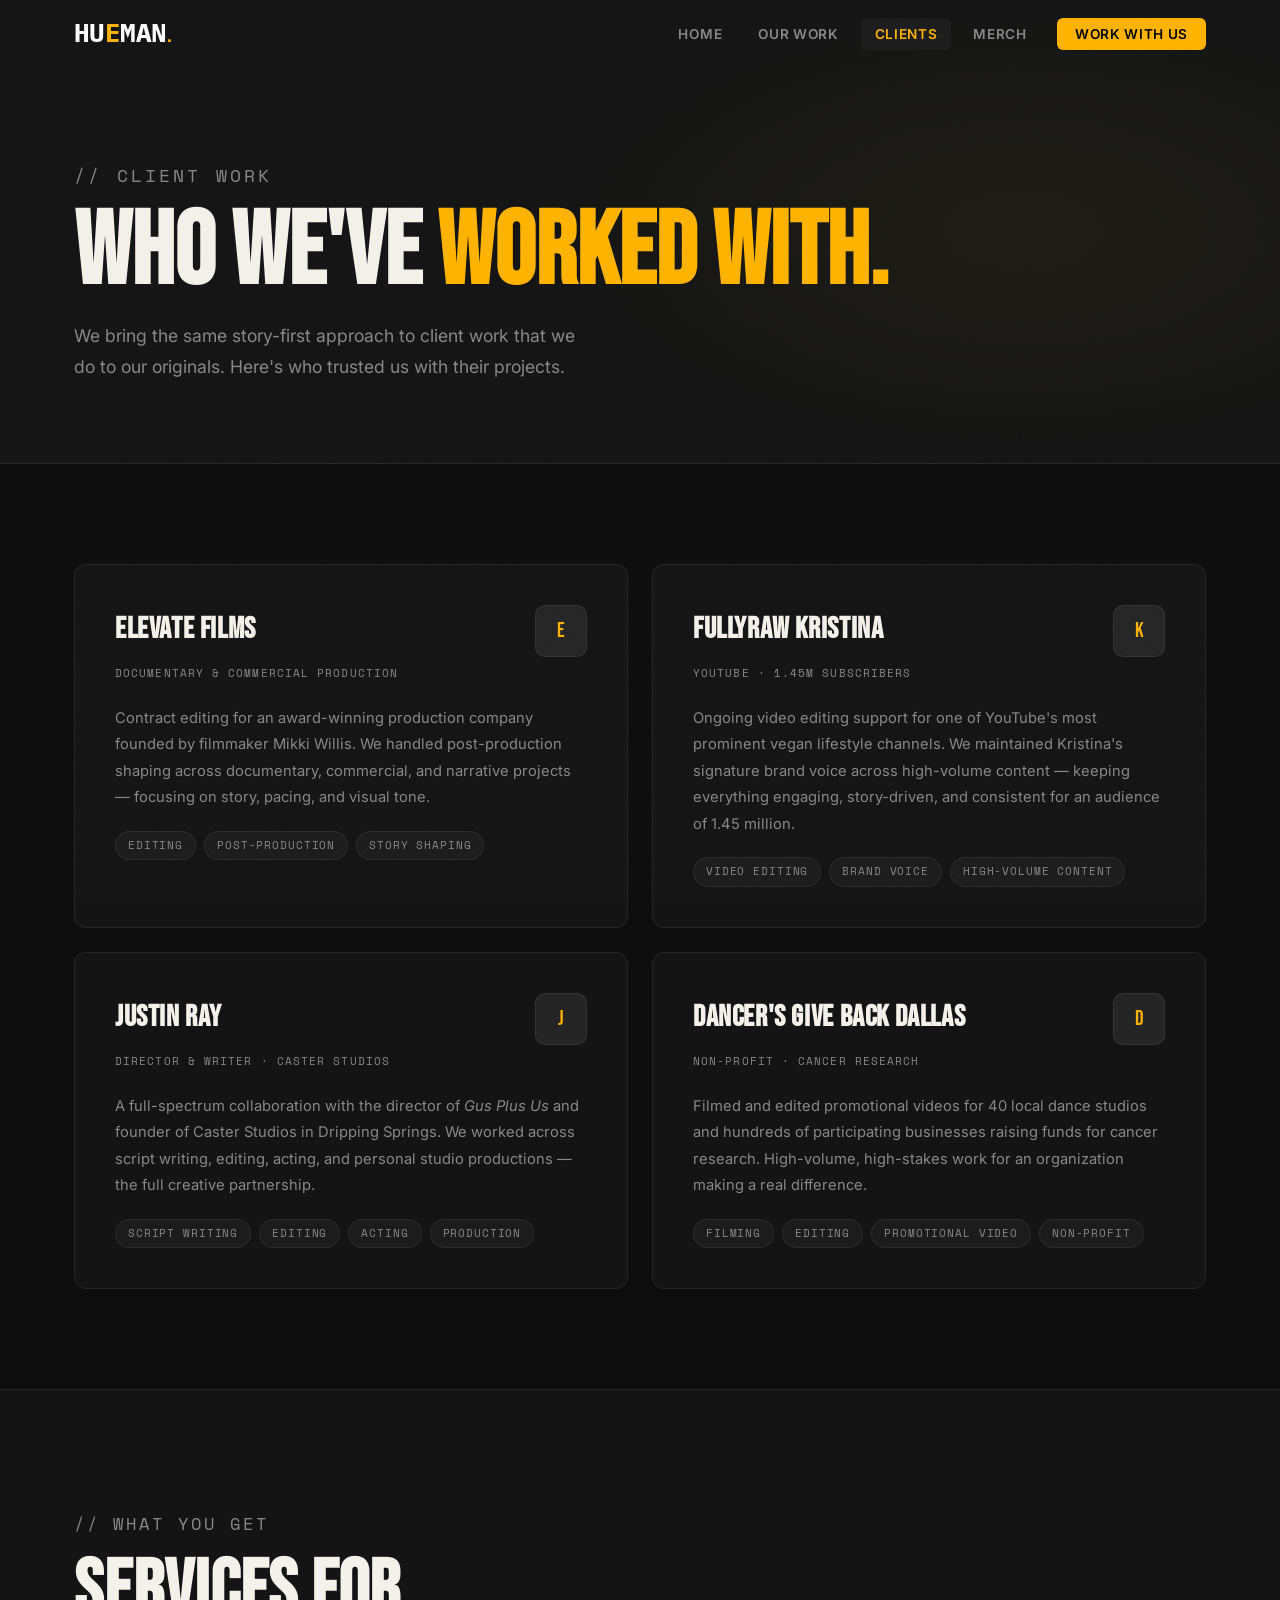
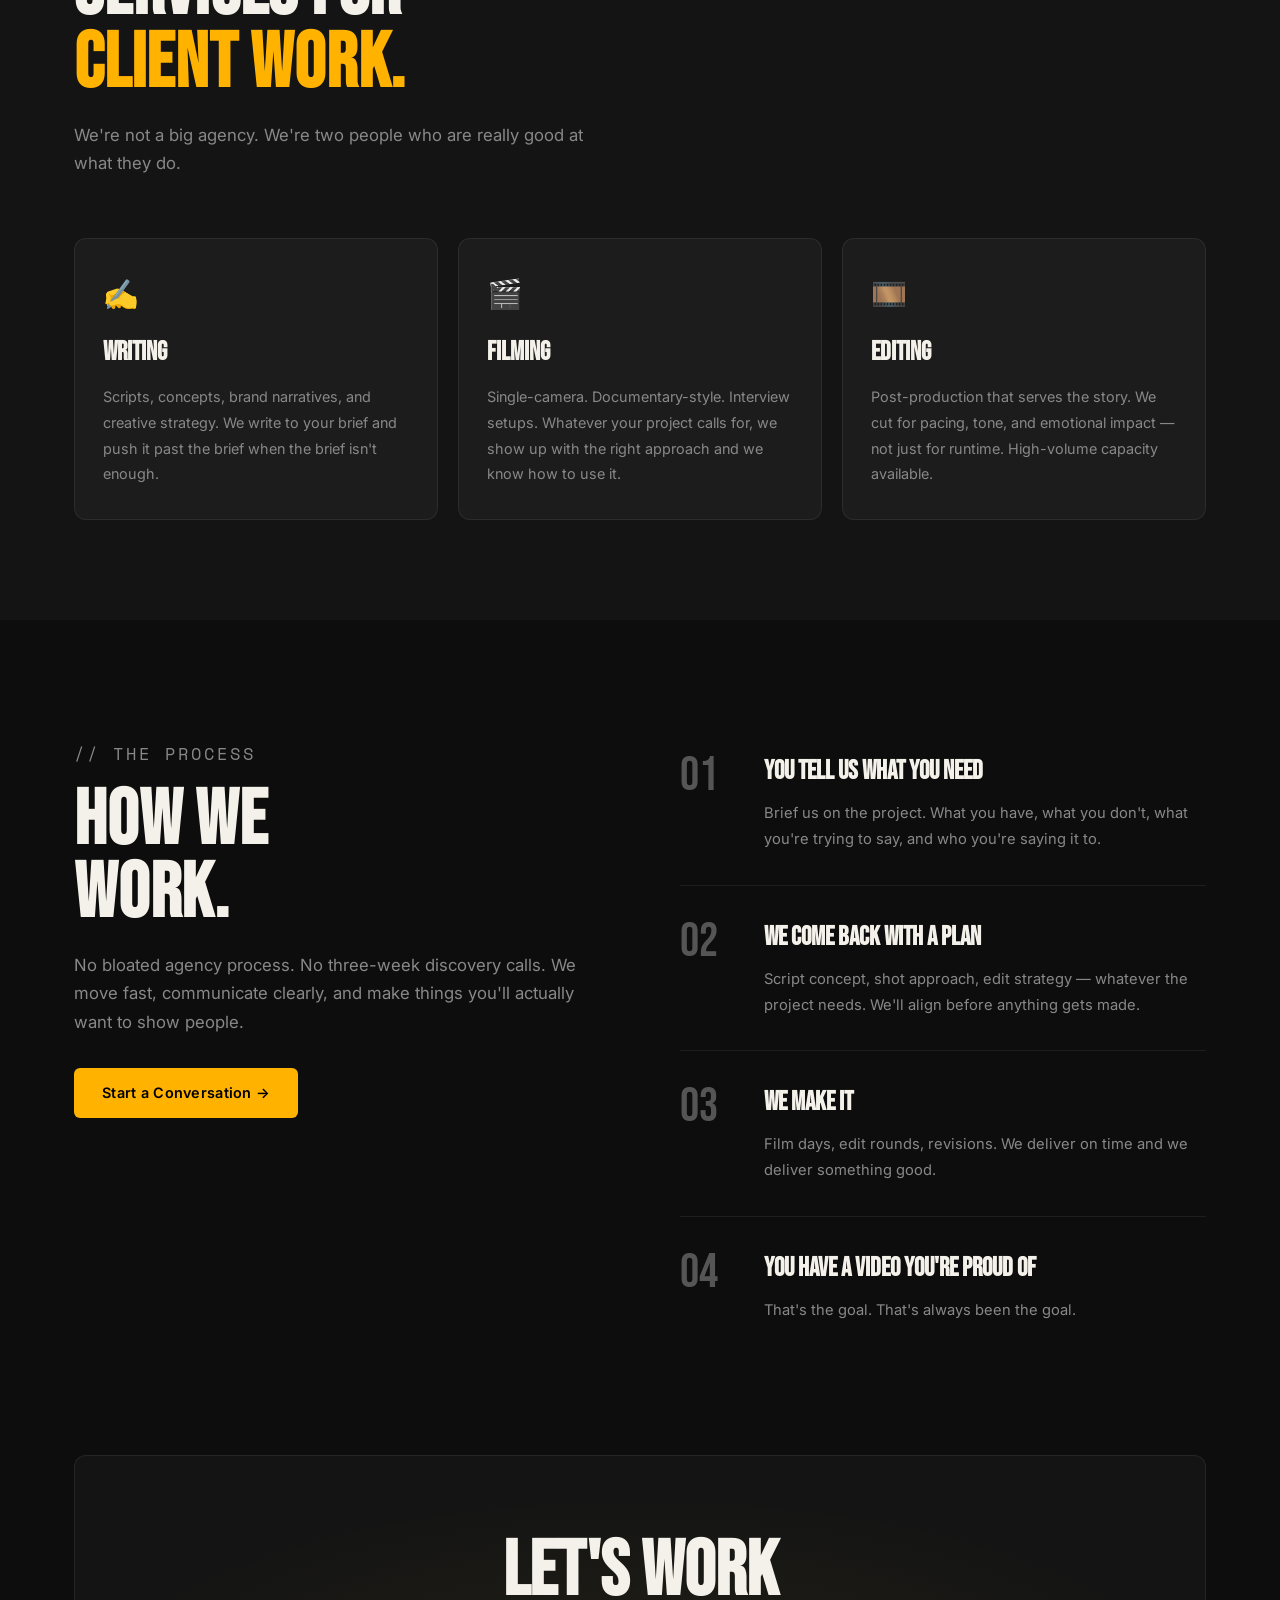
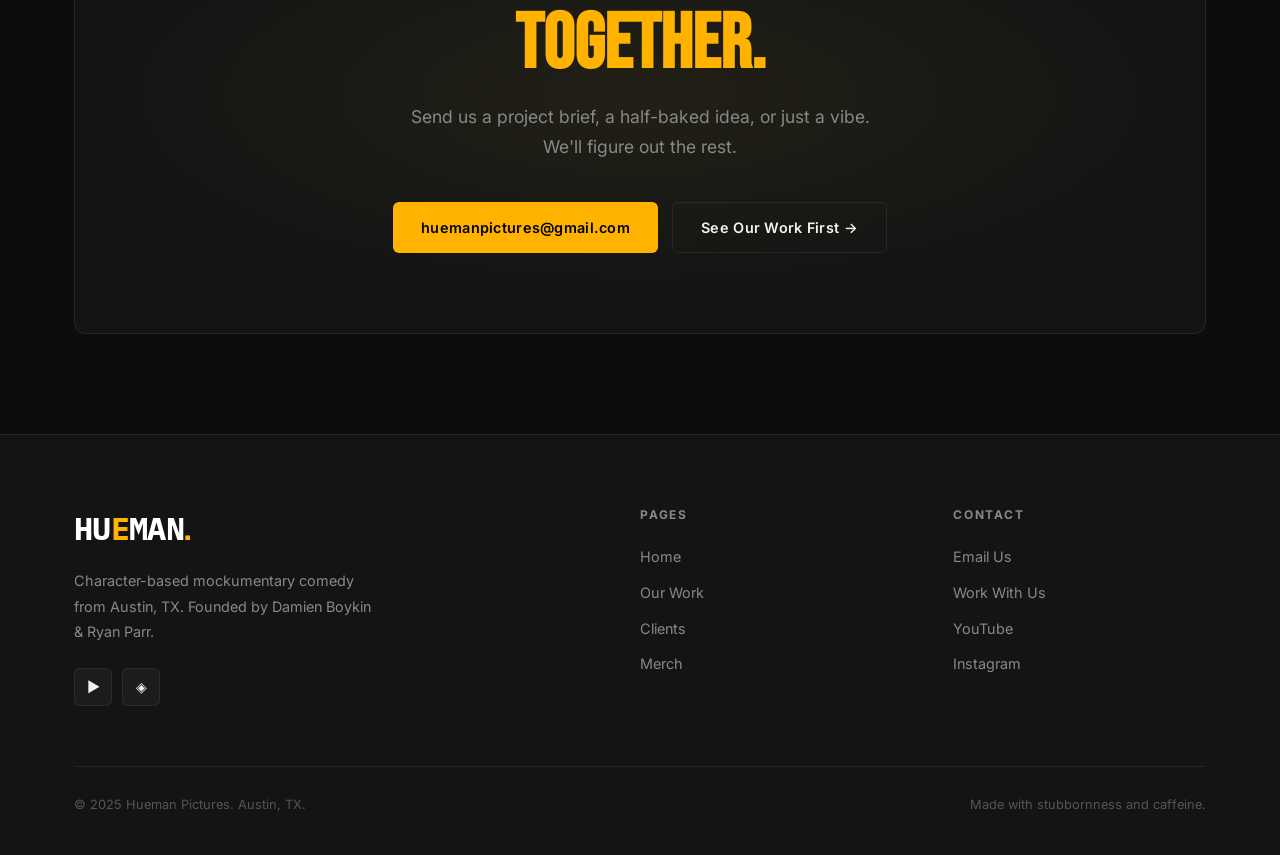
<file: clients.html>
<!DOCTYPE html>
<html lang="en">
<head>
  <meta charset="UTF-8">
  <meta name="viewport" content="width=device-width, initial-scale=1.0">
  <title>Clients — Hueman Pictures</title>
  <meta name="description" content="Hueman Pictures partners with brands, filmmakers, and organizations to deliver writing, filming, and editing services. Based in Austin, TX.">
  <link rel="stylesheet" href="css/styles.css">
  <link rel="icon" href="data:image/svg+xml,<svg xmlns='http://www.w3.org/2000/svg' viewBox='0 0 100 100'><text y='.9em' font-size='90'>🎬</text></svg>">
  <style>
    .services-offered {
      background: var(--bg-1);
      border-top: 1px solid var(--border);
    }
    .services-offered-grid {
      display: grid;
      grid-template-columns: repeat(3, 1fr);
      gap: 20px;
    }
    @media (max-width: 900px) {
      .services-offered-grid { grid-template-columns: 1fr; }
    }
    .offered-card {
      background: var(--bg-2);
      border: 1px solid var(--border);
      border-radius: var(--radius-lg);
      padding: 32px 28px;
    }
    .offered-card h3 {
      font-family: var(--font-display);
      font-size: 1.6rem;
      margin-bottom: 10px;
    }
    .offered-card p {
      color: var(--text-muted);
      font-size: 0.9rem;
      line-height: 1.8;
    }
    .offered-card .offered-icon {
      font-size: 1.8rem;
      margin-bottom: 16px;
      display: block;
    }
    .process-steps {
      counter-reset: step;
      display: flex;
      flex-direction: column;
      gap: 0;
    }
    .process-step {
      display: grid;
      grid-template-columns: 60px 1fr;
      gap: 24px;
      padding: 32px 0;
      border-bottom: 1px solid var(--border);
      align-items: flex-start;
    }
    .process-step:last-child { border-bottom: none; }
    .step-num {
      font-family: var(--font-display);
      font-size: 3rem;
      color: var(--text-dim);
      line-height: 1;
    }
    .step-content h3 {
      font-family: var(--font-display);
      font-size: 1.6rem;
      margin-bottom: 8px;
      color: var(--text);
    }
    .step-content p {
      color: var(--text-muted);
      font-size: 0.92rem;
      line-height: 1.75;
    }
  </style>
</head>
<body>

  <!-- ── Navigation ───────────────────────────────── -->
  <nav class="nav scrolled">
    <div class="nav-inner">
      <a href="index.html" class="nav-logo"><span class="hueman-logo inverted"><span class="logo-black">HU</span><span class="logo-e">E</span><span class="logo-black">MAN</span></span><span>.</span></a>
      <ul class="nav-links">
        <li><a href="index.html">Home</a></li>
        <li><a href="our-work.html">Our Work</a></li>
        <li><a href="clients.html" class="active">Clients</a></li>
        <li><a href="merch.html">Merch</a></li>
        <li><a href="mailto:huemanpictures@gmail.com" class="nav-cta">Work With Us</a></li>
      </ul>
      <button class="nav-hamburger" aria-label="Toggle menu">
        <span></span><span></span><span></span>
      </button>
    </div>
  </nav>
  <nav class="nav-mobile">
    <a href="index.html">Home</a>
    <a href="our-work.html">Our Work</a>
    <a href="clients.html" class="active">Clients</a>
    <a href="merch.html">Merch</a>
    <a href="mailto:huemanpictures@gmail.com">Work With Us</a>
  </nav>

  <!-- ── Page Header ──────────────────────────────── -->
  <header class="page-header">
    <div class="container page-header-inner">
      <p class="section-label">// Client Work</p>
      <h1>WHO WE'VE <span>WORKED WITH.</span></h1>
      <p>
        We bring the same story-first approach to client work that we do to our
        originals. Here's who trusted us with their projects.
      </p>
    </div>
  </header>

  <!-- ── Clients Grid ──────────────────────────────── -->
  <section>
    <div class="container">
      <div class="clients-grid">

        <!-- Elevate Films -->
        <div class="client-card fade-up">
          <div class="client-card-header">
            <div>
              <h3>Elevate Films</h3>
              <span class="client-type">Documentary &amp; Commercial Production</span>
            </div>
            <div class="client-logo-placeholder">E</div>
          </div>
          <p class="client-desc">
            Contract editing for an award-winning production company founded by filmmaker Mikki Willis.
            We handled post-production shaping across documentary, commercial, and narrative projects —
            focusing on story, pacing, and visual tone.
          </p>
          <div class="client-services">
            <span class="service-pill">Editing</span>
            <span class="service-pill">Post-Production</span>
            <span class="service-pill">Story Shaping</span>
          </div>
        </div>

        <!-- FullyRawKristina -->
        <div class="client-card fade-up fade-up-delay-1">
          <div class="client-card-header">
            <div>
              <h3>FullyRaw Kristina</h3>
              <span class="client-type">YouTube · 1.45M Subscribers</span>
            </div>
            <div class="client-logo-placeholder">K</div>
          </div>
          <p class="client-desc">
            Ongoing video editing support for one of YouTube's most prominent vegan lifestyle channels.
            We maintained Kristina's signature brand voice across high-volume content — keeping everything
            engaging, story-driven, and consistent for an audience of 1.45 million.
          </p>
          <div class="client-services">
            <span class="service-pill">Video Editing</span>
            <span class="service-pill">Brand Voice</span>
            <span class="service-pill">High-Volume Content</span>
          </div>
        </div>

        <!-- Justin Ray -->
        <div class="client-card fade-up">
          <div class="client-card-header">
            <div>
              <h3>Justin Ray</h3>
              <span class="client-type">Director &amp; Writer · Caster Studios</span>
            </div>
            <div class="client-logo-placeholder">J</div>
          </div>
          <p class="client-desc">
            A full-spectrum collaboration with the director of <em>Gus Plus Us</em> and founder of Caster Studios
            in Dripping Springs. We worked across script writing, editing, acting, and personal studio
            productions — the full creative partnership.
          </p>
          <div class="client-services">
            <span class="service-pill">Script Writing</span>
            <span class="service-pill">Editing</span>
            <span class="service-pill">Acting</span>
            <span class="service-pill">Production</span>
          </div>
        </div>

        <!-- Dancer's Give Back Dallas -->
        <div class="client-card fade-up fade-up-delay-1">
          <div class="client-card-header">
            <div>
              <h3>Dancer's Give Back Dallas</h3>
              <span class="client-type">Non-Profit · Cancer Research</span>
            </div>
            <div class="client-logo-placeholder">D</div>
          </div>
          <p class="client-desc">
            Filmed and edited promotional videos for 40 local dance studios and hundreds of participating
            businesses raising funds for cancer research. High-volume, high-stakes work for an organization
            making a real difference.
          </p>
          <div class="client-services">
            <span class="service-pill">Filming</span>
            <span class="service-pill">Editing</span>
            <span class="service-pill">Promotional Video</span>
            <span class="service-pill">Non-Profit</span>
          </div>
        </div>

      </div>
    </div>
  </section>

  <!-- ── Services We Offer ──────────────────────────── -->
  <section class="services-offered">
    <div class="container">
      <div class="section-header fade-up">
        <p class="section-label">// What You Get</p>
        <h2>SERVICES FOR<br><span style="color:var(--accent)">CLIENT WORK.</span></h2>
        <p>We're not a big agency. We're two people who are really good at what they do.</p>
      </div>
      <div class="services-offered-grid">
        <div class="offered-card fade-up">
          <span class="offered-icon">✍️</span>
          <h3>WRITING</h3>
          <p>Scripts, concepts, brand narratives, and creative strategy. We write to your brief and push it past the brief when the brief isn't enough.</p>
        </div>
        <div class="offered-card fade-up fade-up-delay-1">
          <span class="offered-icon">🎬</span>
          <h3>FILMING</h3>
          <p>Single-camera. Documentary-style. Interview setups. Whatever your project calls for, we show up with the right approach and we know how to use it.</p>
        </div>
        <div class="offered-card fade-up fade-up-delay-2">
          <span class="offered-icon">🎞️</span>
          <h3>EDITING</h3>
          <p>Post-production that serves the story. We cut for pacing, tone, and emotional impact — not just for runtime. High-volume capacity available.</p>
        </div>
      </div>
    </div>
  </section>

  <!-- ── How We Work ───────────────────────────────── -->
  <section>
    <div class="container">
      <div style="display:grid;grid-template-columns:1fr 1fr;gap:80px;align-items:start;">
        <div class="section-header fade-up" style="margin-bottom:0;">
          <p class="section-label">// The Process</p>
          <h2>HOW WE<br>WORK.</h2>
          <p style="margin-top:20px;">
            No bloated agency process. No three-week discovery calls. We move fast, communicate clearly,
            and make things you'll actually want to show people.
          </p>
          <a href="mailto:huemanpictures@gmail.com" class="btn btn-primary" style="margin-top:32px;">Start a Conversation →</a>
        </div>
        <div class="process-steps fade-up fade-up-delay-1">
          <div class="process-step">
            <span class="step-num">01</span>
            <div class="step-content">
              <h3>You Tell Us What You Need</h3>
              <p>Brief us on the project. What you have, what you don't, what you're trying to say, and who you're saying it to.</p>
            </div>
          </div>
          <div class="process-step">
            <span class="step-num">02</span>
            <div class="step-content">
              <h3>We Come Back With a Plan</h3>
              <p>Script concept, shot approach, edit strategy — whatever the project needs. We'll align before anything gets made.</p>
            </div>
          </div>
          <div class="process-step">
            <span class="step-num">03</span>
            <div class="step-content">
              <h3>We Make It</h3>
              <p>Film days, edit rounds, revisions. We deliver on time and we deliver something good.</p>
            </div>
          </div>
          <div class="process-step">
            <span class="step-num">04</span>
            <div class="step-content">
              <h3>You Have a Video You're Proud Of</h3>
              <p>That's the goal. That's always been the goal.</p>
            </div>
          </div>
        </div>
      </div>
    </div>
  </section>

  <!-- ── CTA ───────────────────────────────────────── -->
  <section style="padding-top:0;">
    <div class="container">
      <div class="cta-banner fade-up">
        <h2>LET'S WORK<br><span>TOGETHER.</span></h2>
        <p>Send us a project brief, a half-baked idea, or just a vibe. We'll figure out the rest.</p>
        <div class="cta-actions">
          <a href="mailto:huemanpictures@gmail.com" class="btn btn-primary">huemanpictures@gmail.com</a>
          <a href="our-work.html" class="btn btn-outline">See Our Work First →</a>
        </div>
      </div>
    </div>
  </section>

  <!-- ── Footer ────────────────────────────────────── -->
  <footer class="footer">
    <div class="container">
      <div class="footer-inner">
        <div class="footer-brand">
          <h3><span class="hueman-logo inverted"><span class="logo-black">HU</span><span class="logo-e">E</span><span class="logo-black">MAN</span></span><span>.</span></h3>
          <p>Character-based mockumentary comedy from Austin, TX. Founded by Damien Boykin &amp; Ryan Parr.</p>
          <div class="footer-socials">
            <a href="https://www.youtube.com/@HuemanPictures" class="social-link" aria-label="YouTube" target="_blank" rel="noopener"><span>▶</span></a>
            <a href="https://www.instagram.com/huemanpictures" class="social-link" aria-label="Instagram" target="_blank" rel="noopener"><span>◈</span></a>
          </div>
        </div>
        <div class="footer-col">
          <h4>Pages</h4>
          <ul>
            <li><a href="index.html">Home</a></li>
            <li><a href="our-work.html">Our Work</a></li>
            <li><a href="clients.html">Clients</a></li>
            <li><a href="merch.html">Merch</a></li>
          </ul>
        </div>
        <div class="footer-col">
          <h4>Contact</h4>
          <ul>
            <li><a href="mailto:huemanpictures@gmail.com">Email Us</a></li>
            <li><a href="clients.html">Work With Us</a></li>
            <li><a href="https://www.youtube.com/@HuemanPictures" target="_blank" rel="noopener">YouTube</a></li>
            <li><a href="https://www.instagram.com/huemanpictures" target="_blank" rel="noopener">Instagram</a></li>
          </ul>
        </div>
      </div>
      <div class="footer-bottom">
        <p>© 2025 Hueman Pictures. Austin, TX.</p>
        <p>Made with stubbornness and caffeine.</p>
      </div>
    </div>
  </footer>

  <script src="js/main.js"></script>
</body>
</html>
</file>
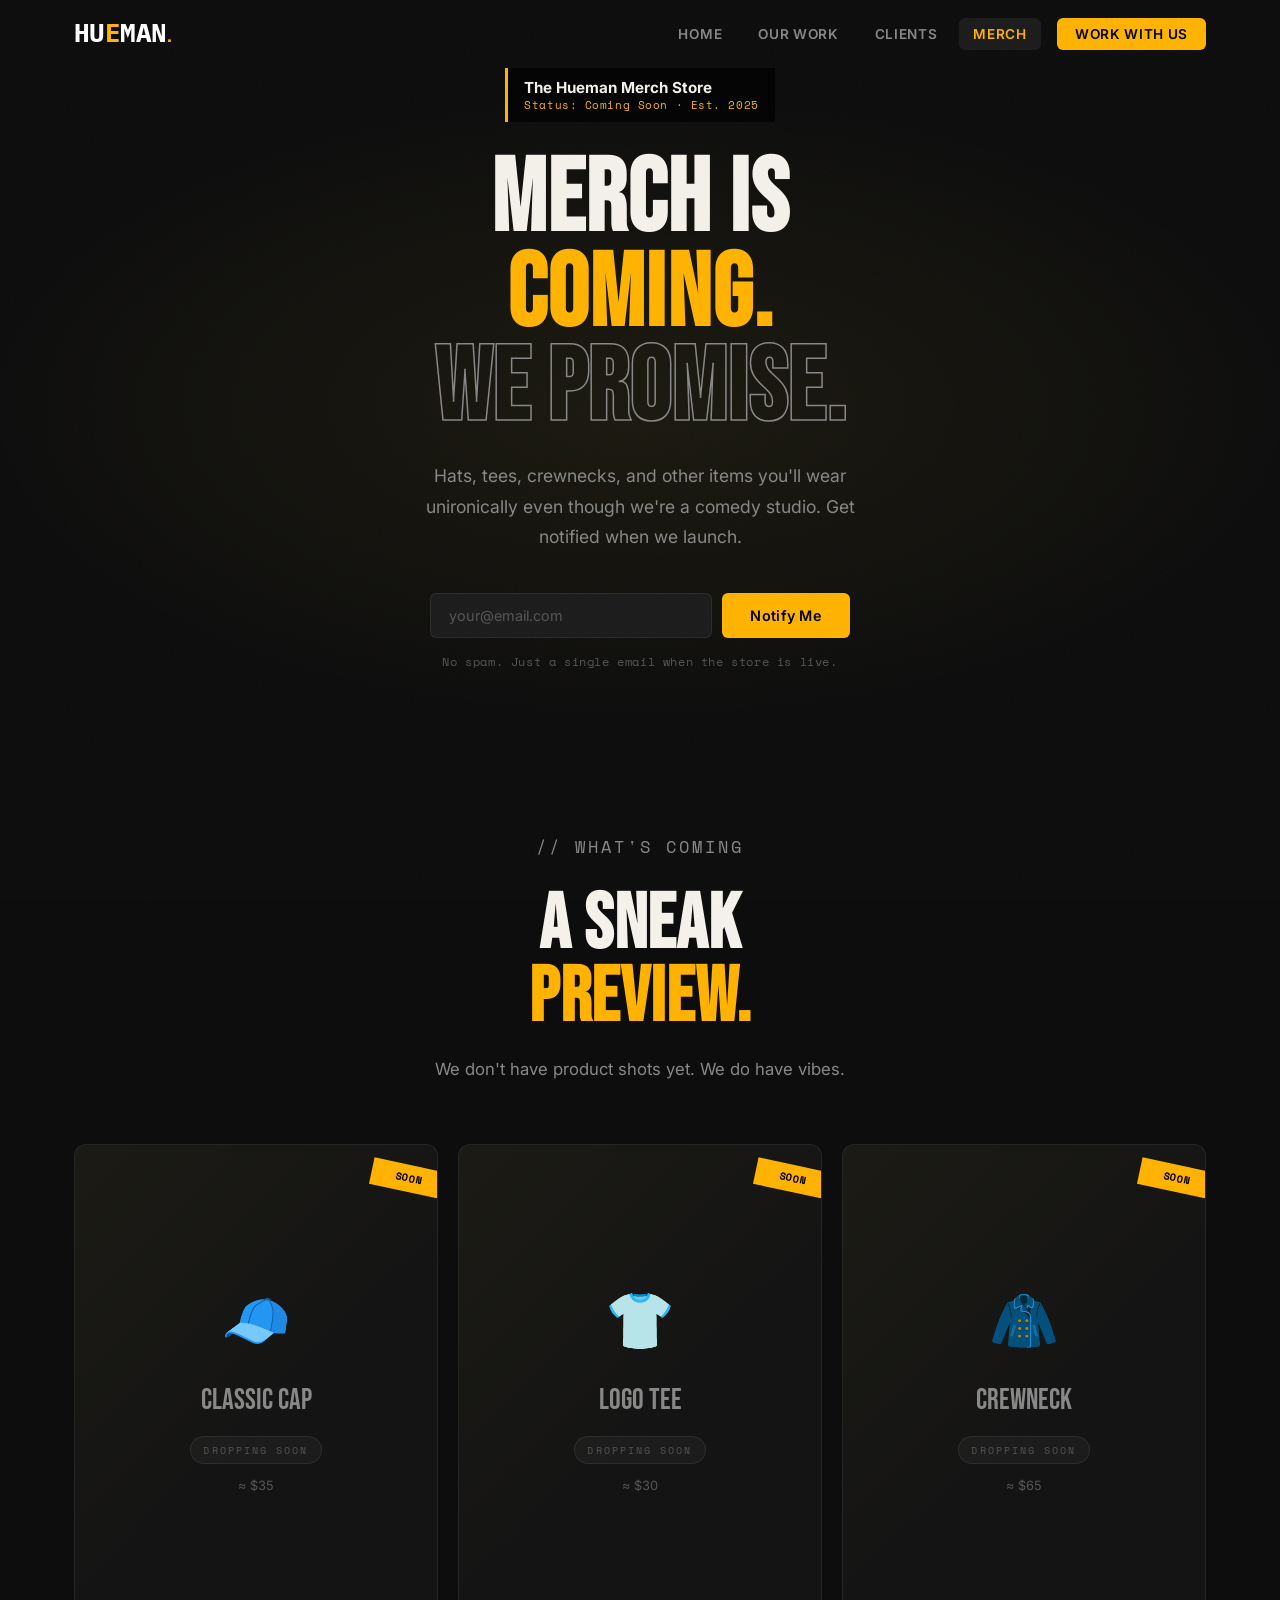
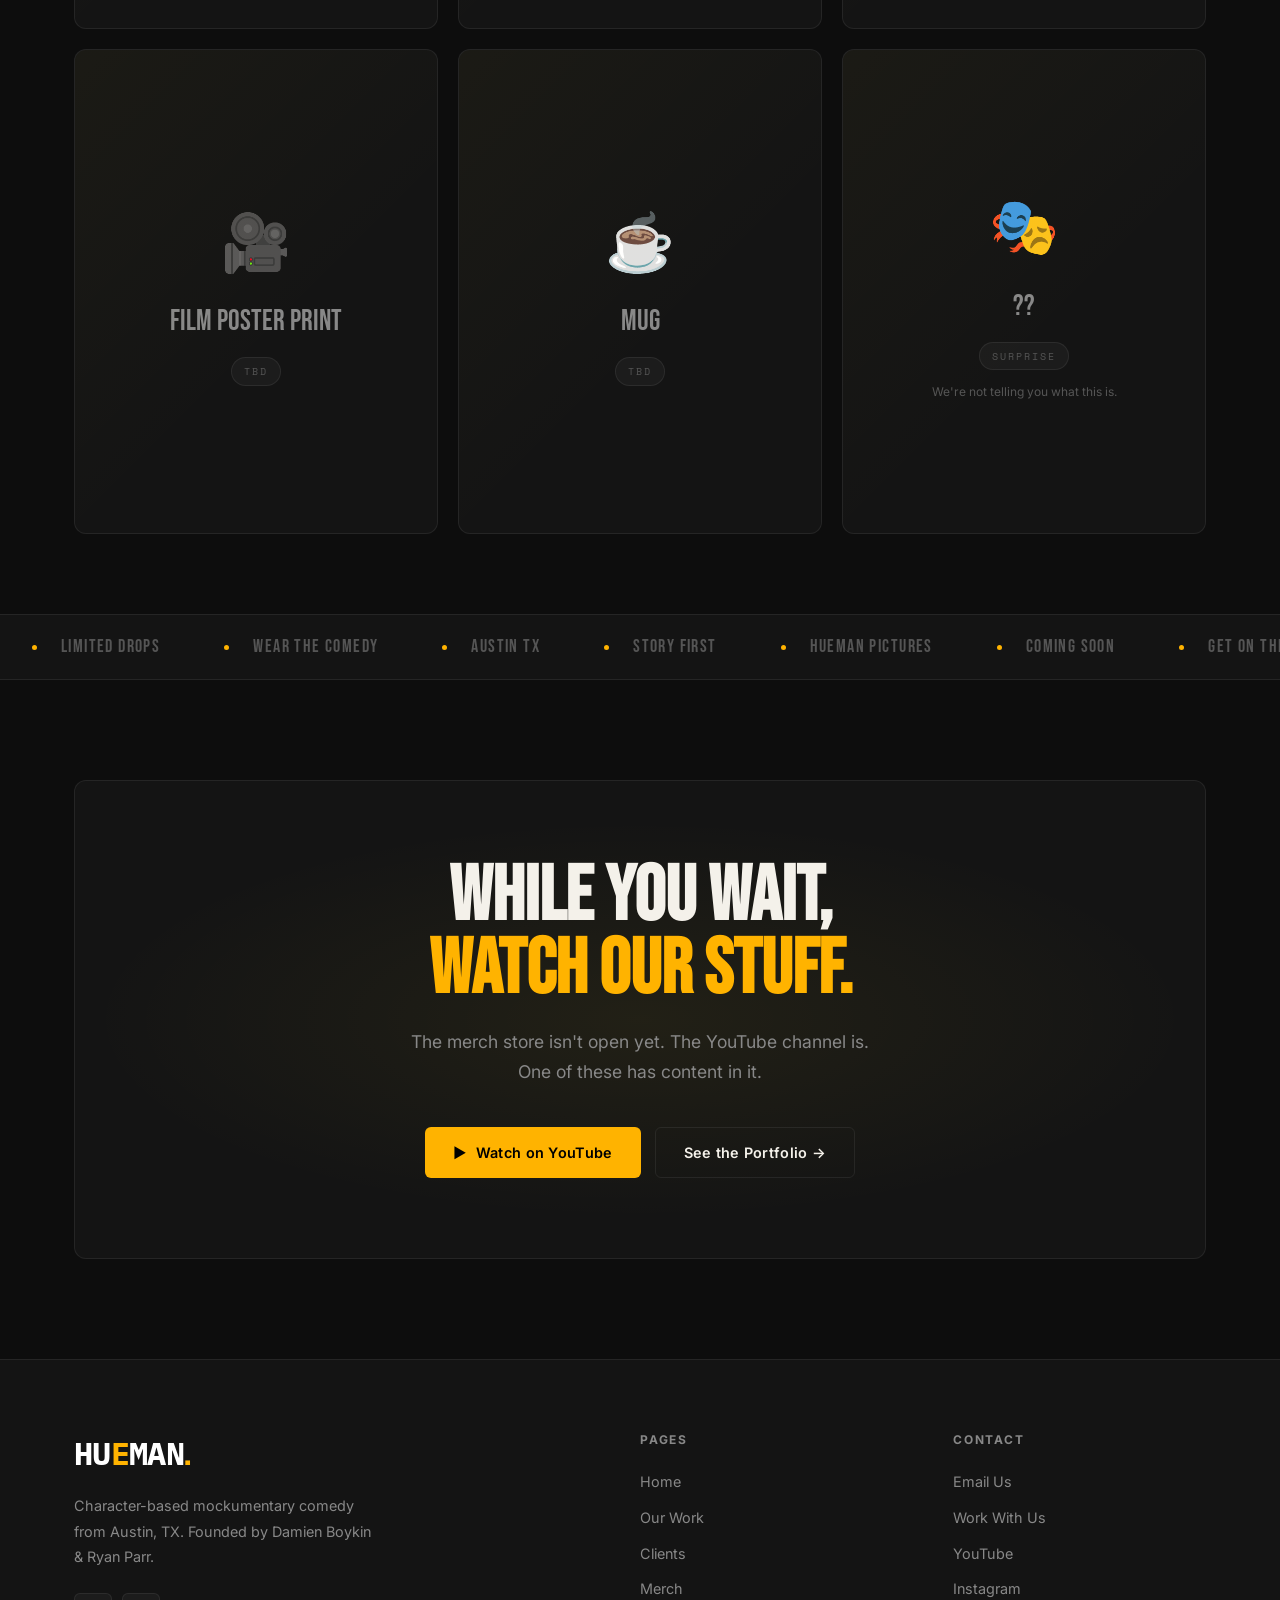
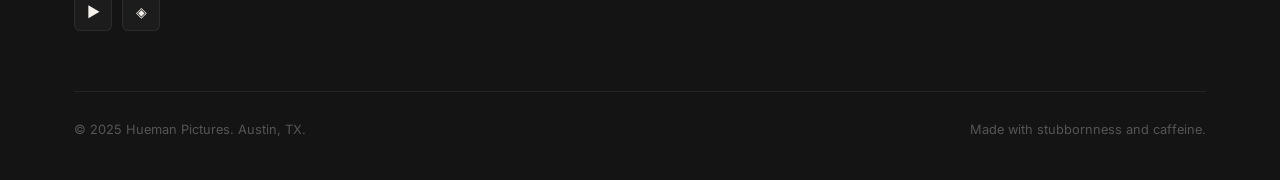
<file: merch.html>
<!DOCTYPE html>
<html lang="en">
<head>
  <meta charset="UTF-8">
  <meta name="viewport" content="width=device-width, initial-scale=1.0">
  <title>Merch — Hueman Pictures</title>
  <meta name="description" content="Hueman Pictures merch is coming. Gear up. Get on the list.">
  <link rel="stylesheet" href="css/styles.css">
  <link rel="icon" href="data:image/svg+xml,<svg xmlns='http://www.w3.org/2000/svg' viewBox='0 0 100 100'><text y='.9em' font-size='90'>🎬</text></svg>">
  <style>
    .merch-placeholder-grid {
      display: grid;
      grid-template-columns: repeat(3, 1fr);
      gap: 20px;
      margin-top: 60px;
    }
    .merch-placeholder-card {
      background: var(--bg-1);
      border: 1px solid var(--border);
      border-radius: var(--radius-lg);
      aspect-ratio: 3/4;
      display: flex;
      align-items: center;
      justify-content: center;
      flex-direction: column;
      gap: 12px;
      position: relative;
      overflow: hidden;
      transition: border-color 0.2s;
    }
    .merch-placeholder-card:hover {
      border-color: var(--border-accent);
    }
    .merch-placeholder-card::before {
      content: '';
      position: absolute;
      inset: 0;
      background: linear-gradient(135deg,
        rgba(255,224,51,0.03) 0%,
        transparent 60%
      );
    }
    .merch-placeholder-card .soon-label {
      font-family: var(--font-mono);
      font-size: 0.65rem;
      letter-spacing: 0.2em;
      text-transform: uppercase;
      color: var(--text-dim);
      background: var(--bg-2);
      border: 1px solid var(--border);
      padding: 5px 12px;
      border-radius: 100px;
    }
    .merch-placeholder-card .item-type {
      font-family: var(--font-display);
      font-size: 1.8rem;
      color: var(--text-muted);
      text-align: center;
      padding: 0 20px;
    }
    .merch-placeholder-card .price-tease {
      font-size: 0.8rem;
      color: var(--text-dim);
    }
    .tape-strip {
      position: absolute;
      top: 20px;
      right: -10px;
      background: var(--accent);
      color: #000;
      font-family: var(--font-mono);
      font-size: 0.65rem;
      font-weight: 700;
      letter-spacing: 0.1em;
      text-transform: uppercase;
      padding: 5px 24px;
      transform: rotate(12deg);
    }
    @media (max-width: 680px) {
      .merch-placeholder-grid { grid-template-columns: repeat(2, 1fr); }
    }
    @media (max-width: 400px) {
      .merch-placeholder-grid { grid-template-columns: 1fr; }
    }
  </style>
</head>
<body>

  <!-- ── Navigation ───────────────────────────────── -->
  <nav class="nav scrolled">
    <div class="nav-inner">
      <a href="index.html" class="nav-logo"><span class="hueman-logo inverted"><span class="logo-black">HU</span><span class="logo-e">E</span><span class="logo-black">MAN</span></span><span>.</span></a>
      <ul class="nav-links">
        <li><a href="index.html">Home</a></li>
        <li><a href="our-work.html">Our Work</a></li>
        <li><a href="clients.html">Clients</a></li>
        <li><a href="merch.html" class="active">Merch</a></li>
        <li><a href="mailto:huemanpictures@gmail.com" class="nav-cta">Work With Us</a></li>
      </ul>
      <button class="nav-hamburger" aria-label="Toggle menu">
        <span></span><span></span><span></span>
      </button>
    </div>
  </nav>
  <nav class="nav-mobile">
    <a href="index.html">Home</a>
    <a href="our-work.html">Our Work</a>
    <a href="clients.html">Clients</a>
    <a href="merch.html" class="active">Merch</a>
    <a href="mailto:huemanpictures@gmail.com">Work With Us</a>
  </nav>

  <!-- ── Merch Hero ────────────────────────────────── -->
  <section class="merch-hero">
    <div class="container">
      <div class="merch-content" style="text-align:center;">
        <div style="display:inline-block;margin-bottom:32px;">
          <div class="lower-third" style="text-align:left;">
            <span class="lower-third-name">The Hueman Merch Store</span>
            <span class="lower-third-title">Status: Coming Soon · Est. 2025</span>
          </div>
        </div>
        <h1 class="hero-title" style="text-align:center;">
          MERCH IS<br>
          <span style="color:var(--accent)">COMING.</span><br>
          <span style="-webkit-text-stroke:1.5px var(--text-muted);color:transparent;">WE PROMISE.</span>
        </h1>
        <p style="font-size:1.1rem;color:var(--text-muted);max-width:480px;margin:24px auto 40px;line-height:1.75;">
          Hats, tees, crewnecks, and other items you'll wear unironically even
          though we're a comedy studio. Get notified when we launch.
        </p>
        <form class="notify-form" style="display:flex;gap:10px;max-width:420px;margin:0 auto;">
          <input type="email" placeholder="your@email.com" aria-label="Email address">
          <button type="submit" class="btn btn-primary">Notify Me</button>
        </form>
        <p style="font-size:0.75rem;color:var(--text-dim);margin-top:14px;font-family:var(--font-mono);letter-spacing:0.05em;">
          No spam. Just a single email when the store is live.
        </p>
      </div>
    </div>
  </section>

  <!-- ── Preview Grid ──────────────────────────────── -->
  <section style="padding-top:0;padding-bottom:80px;">
    <div class="container">
      <div class="section-header fade-up" style="text-align:center;align-items:center;display:flex;flex-direction:column;">
        <p class="section-label">// What's Coming</p>
        <h2 style="text-align:center;">A SNEAK<br><span style="color:var(--accent)">PREVIEW.</span></h2>
        <p style="text-align:center;">We don't have product shots yet. We do have vibes.</p>
      </div>

      <div class="merch-placeholder-grid">

        <div class="merch-placeholder-card fade-up">
          <div class="tape-strip">Soon</div>
          <span style="font-size:3.5rem;">🧢</span>
          <span class="item-type">Classic Cap</span>
          <span class="soon-label">Dropping Soon</span>
          <span class="price-tease">≈ $35</span>
        </div>

        <div class="merch-placeholder-card fade-up fade-up-delay-1">
          <div class="tape-strip">Soon</div>
          <span style="font-size:3.5rem;">👕</span>
          <span class="item-type">Logo Tee</span>
          <span class="soon-label">Dropping Soon</span>
          <span class="price-tease">≈ $30</span>
        </div>

        <div class="merch-placeholder-card fade-up fade-up-delay-2">
          <div class="tape-strip">Soon</div>
          <span style="font-size:3.5rem;">🧥</span>
          <span class="item-type">Crewneck</span>
          <span class="soon-label">Dropping Soon</span>
          <span class="price-tease">≈ $65</span>
        </div>

        <div class="merch-placeholder-card fade-up">
          <span style="font-size:3.5rem;">🎥</span>
          <span class="item-type">Film Poster Print</span>
          <span class="soon-label">TBD</span>
        </div>

        <div class="merch-placeholder-card fade-up fade-up-delay-1">
          <span style="font-size:3.5rem;">☕</span>
          <span class="item-type">Mug</span>
          <span class="soon-label">TBD</span>
        </div>

        <div class="merch-placeholder-card fade-up fade-up-delay-2">
          <span style="font-size:3.5rem;">🎭</span>
          <span class="item-type">??</span>
          <span class="soon-label">Surprise</span>
          <p style="font-size:0.75rem;color:var(--text-dim);text-align:center;padding:0 24px;">
            We're not telling you what this is.
          </p>
        </div>

      </div>
    </div>
  </section>

  <!-- ── Marquee ───────────────────────────────────── -->
  <div class="marquee-wrap">
    <div class="marquee-track">
      <div class="marquee-item"><span class="dot"></span> Limited Drops</div>
      <div class="marquee-item"><span class="dot"></span> Wear the Comedy</div>
      <div class="marquee-item"><span class="dot"></span> Austin TX</div>
      <div class="marquee-item"><span class="dot"></span> Story First</div>
      <div class="marquee-item"><span class="dot"></span> Hueman Pictures</div>
      <div class="marquee-item"><span class="dot"></span> Coming Soon</div>
      <div class="marquee-item"><span class="dot"></span> Get On The List</div>
      <div class="marquee-item"><span class="dot"></span> Trust The Process</div>
    </div>
  </div>

  <!-- ── CTA strip ─────────────────────────────────── -->
  <section>
    <div class="container">
      <div class="cta-banner fade-up">
        <h2>WHILE YOU WAIT,<br><span>WATCH OUR STUFF.</span></h2>
        <p>The merch store isn't open yet. The YouTube channel is. One of these has content in it.</p>
        <div class="cta-actions">
          <a href="https://www.youtube.com/@HuemanPictures" target="_blank" rel="noopener" class="btn btn-primary">▶ &nbsp;Watch on YouTube</a>
          <a href="our-work.html" class="btn btn-outline">See the Portfolio →</a>
        </div>
      </div>
    </div>
  </section>

  <!-- ── Footer ────────────────────────────────────── -->
  <footer class="footer">
    <div class="container">
      <div class="footer-inner">
        <div class="footer-brand">
          <h3><span class="hueman-logo inverted"><span class="logo-black">HU</span><span class="logo-e">E</span><span class="logo-black">MAN</span></span><span>.</span></h3>
          <p>Character-based mockumentary comedy from Austin, TX. Founded by Damien Boykin &amp; Ryan Parr.</p>
          <div class="footer-socials">
            <a href="https://www.youtube.com/@HuemanPictures" class="social-link" aria-label="YouTube" target="_blank" rel="noopener"><span>▶</span></a>
            <a href="https://www.instagram.com/huemanpictures" class="social-link" aria-label="Instagram" target="_blank" rel="noopener"><span>◈</span></a>
          </div>
        </div>
        <div class="footer-col">
          <h4>Pages</h4>
          <ul>
            <li><a href="index.html">Home</a></li>
            <li><a href="our-work.html">Our Work</a></li>
            <li><a href="clients.html">Clients</a></li>
            <li><a href="merch.html">Merch</a></li>
          </ul>
        </div>
        <div class="footer-col">
          <h4>Contact</h4>
          <ul>
            <li><a href="mailto:huemanpictures@gmail.com">Email Us</a></li>
            <li><a href="clients.html">Work With Us</a></li>
            <li><a href="https://www.youtube.com/@HuemanPictures" target="_blank" rel="noopener">YouTube</a></li>
            <li><a href="https://www.instagram.com/huemanpictures" target="_blank" rel="noopener">Instagram</a></li>
          </ul>
        </div>
      </div>
      <div class="footer-bottom">
        <p>© 2025 Hueman Pictures. Austin, TX.</p>
        <p>Made with stubbornness and caffeine.</p>
      </div>
    </div>
  </footer>

  <script src="js/main.js"></script>
</body>
</html>
</file>
<file: css/styles.css>
@import url('https://fonts.googleapis.com/css2?family=Bebas+Neue&family=IBM+Plex+Mono:wght@700&family=Inter:wght@400;500;600;700&family=Space+Mono:ital,wght@0,400;0,700;1,400&display=swap');

/* ── Hueman Logotype ───────────────────────────────── */
.hueman-logo {
  font-family: 'IBM Plex Mono', monospace;
  font-weight: 700;
  letter-spacing: -0.02em;
  line-height: 1;
  display: inline-flex;
  align-items: baseline;
}
.logo-black { color: #111111; }
.logo-e     { color: #FFB300; }
.hueman-logo.inverted .logo-black { color: #ffffff; }
.hueman-logo.inverted .logo-e     { color: #FFB300; }

/* ── Design Tokens ─────────────────────────────────── */
:root {
  --bg:           #0d0d0d;
  --bg-1:         #141414;
  --bg-2:         #1c1c1c;
  --bg-3:         #252525;
  --accent:       #FFB300;
  --accent-red:   #FF3D2E;
  --text:         #F4F1EA;
  --text-muted:   #888;
  --text-dim:     #555;
  --border:       rgba(255,255,255,0.07);
  --border-accent:rgba(255,224,51,0.25);
  --font-display: 'Bebas Neue', sans-serif;
  --font-body:    'Inter', sans-serif;
  --font-mono:    'Space Mono', monospace;
  --nav-h:        68px;
  --max:          1180px;
  --radius:       6px;
  --radius-lg:    12px;
  --ease:         cubic-bezier(0.25, 0.46, 0.45, 0.94);
}

/* ── Reset ─────────────────────────────────────────── */
*, *::before, *::after { box-sizing: border-box; margin: 0; padding: 0; }
html { scroll-behavior: smooth; font-size: 16px; }
body {
  font-family: var(--font-body);
  background: var(--bg);
  color: var(--text);
  line-height: 1.6;
  overflow-x: hidden;
  -webkit-font-smoothing: antialiased;
}
img { display: block; max-width: 100%; }
a { color: inherit; text-decoration: none; }
ul { list-style: none; }
button { cursor: pointer; border: none; background: none; font-family: inherit; }

/* ── Film Grain Overlay ────────────────────────────── */
body::after {
  content: '';
  position: fixed;
  inset: 0;
  background-image: url("data:image/svg+xml,%3Csvg xmlns='http://www.w3.org/2000/svg' width='300' height='300'%3E%3Cfilter id='n'%3E%3CfeTurbulence type='fractalNoise' baseFrequency='0.85' numOctaves='4' stitchTiles='stitch'/%3E%3C/filter%3E%3Crect width='300' height='300' filter='url(%23n)' opacity='0.04'/%3E%3C/svg%3E");
  pointer-events: none;
  z-index: 9999;
  opacity: 0.6;
}

/* ── Utility ───────────────────────────────────────── */
.container { max-width: var(--max); margin: 0 auto; padding: 0 24px; }
.sr-only { position: absolute; width: 1px; height: 1px; overflow: hidden; clip: rect(0,0,0,0); }

.tag {
  display: inline-block;
  font-family: var(--font-mono);
  font-size: 0.7rem;
  letter-spacing: 0.12em;
  text-transform: uppercase;
  color: var(--accent);
  background: rgba(255,224,51,0.1);
  border: 1px solid var(--border-accent);
  padding: 4px 10px;
  border-radius: 3px;
}

.section-label {
  font-family: var(--font-mono);
  font-size: 0.72rem;
  letter-spacing: 0.18em;
  text-transform: uppercase;
  color: var(--text-muted);
  margin-bottom: 16px;
}

.btn {
  display: inline-flex;
  align-items: center;
  gap: 8px;
  font-family: var(--font-body);
  font-weight: 600;
  font-size: 0.9rem;
  letter-spacing: 0.02em;
  padding: 13px 28px;
  border-radius: var(--radius);
  transition: all 0.2s var(--ease);
}
.btn-primary {
  background: var(--accent);
  color: #000;
}
.btn-primary:hover {
  background: #fff;
  transform: translateY(-2px);
  box-shadow: 0 8px 30px rgba(255,224,51,0.25);
}
.btn-outline {
  border: 1.5px solid var(--border);
  color: var(--text);
}
.btn-outline:hover {
  border-color: var(--accent);
  color: var(--accent);
  transform: translateY(-2px);
}
.btn-ghost {
  color: var(--accent);
  font-weight: 600;
}
.btn-ghost:hover { text-decoration: underline; }

/* ── Navigation ────────────────────────────────────── */
.nav {
  position: fixed;
  top: 0; left: 0; right: 0;
  height: var(--nav-h);
  z-index: 1000;
  transition: background 0.3s var(--ease), border-color 0.3s var(--ease);
}
.nav.scrolled {
  background: rgba(13,13,13,0.96);
  backdrop-filter: blur(12px);
  border-bottom: 1px solid var(--border);
}
.nav-inner {
  max-width: var(--max);
  margin: 0 auto;
  padding: 0 24px;
  height: 100%;
  display: flex;
  align-items: center;
  justify-content: space-between;
}
.nav-logo {
  font-family: var(--font-display);
  font-size: 1.65rem;
  letter-spacing: 0.04em;
  color: var(--text);
  transition: color 0.2s;
}
.nav-logo span { color: var(--accent); }
.nav-logo:hover { color: var(--accent); }

.nav-links {
  display: flex;
  align-items: center;
  gap: 8px;
}
.nav-links a {
  font-size: 0.85rem;
  font-weight: 600;
  letter-spacing: 0.05em;
  text-transform: uppercase;
  color: var(--text-muted);
  padding: 8px 14px;
  border-radius: var(--radius);
  transition: color 0.2s, background 0.2s;
}
.nav-links a:hover,
.nav-links a.active {
  color: var(--text);
  background: var(--bg-2);
}
.nav-links a.active { color: var(--accent); }
.nav-links .nav-cta {
  background: var(--accent);
  color: #000;
  padding: 8px 18px;
  margin-left: 8px;
}
.nav-links .nav-cta:hover { background: #fff; }

.nav-hamburger {
  display: none;
  flex-direction: column;
  gap: 5px;
  padding: 8px;
}
.nav-hamburger span {
  display: block;
  width: 22px;
  height: 2px;
  background: var(--text);
  border-radius: 2px;
  transition: all 0.3s var(--ease);
}
.nav-hamburger.open span:nth-child(1) { transform: translateY(7px) rotate(45deg); }
.nav-hamburger.open span:nth-child(2) { opacity: 0; }
.nav-hamburger.open span:nth-child(3) { transform: translateY(-7px) rotate(-45deg); }

.nav-mobile {
  display: none;
  position: fixed;
  top: var(--nav-h);
  left: 0; right: 0;
  background: rgba(13,13,13,0.98);
  backdrop-filter: blur(16px);
  border-bottom: 1px solid var(--border);
  padding: 24px;
  flex-direction: column;
  gap: 4px;
  z-index: 999;
}
.nav-mobile.open { display: flex; }
.nav-mobile a {
  font-size: 1.1rem;
  font-weight: 600;
  letter-spacing: 0.05em;
  text-transform: uppercase;
  color: var(--text-muted);
  padding: 14px 0;
  border-bottom: 1px solid var(--border);
  transition: color 0.2s;
}
.nav-mobile a:hover,
.nav-mobile a.active { color: var(--accent); }
.nav-mobile a:last-child { border-bottom: none; }

/* ── Hero ──────────────────────────────────────────── */
.hero {
  min-height: 100vh;
  display: flex;
  align-items: center;
  position: relative;
  overflow: hidden;
  padding-top: var(--nav-h);
}
.hero-bg {
  position: absolute;
  inset: 0;
  background:
    radial-gradient(ellipse 80% 60% at 70% 50%, rgba(255,224,51,0.05) 0%, transparent 60%),
    radial-gradient(ellipse 60% 40% at 20% 80%, rgba(255,61,46,0.04) 0%, transparent 50%);
}
.hero-grid-lines {
  position: absolute;
  inset: 0;
  background-image:
    linear-gradient(rgba(255,255,255,0.015) 1px, transparent 1px),
    linear-gradient(90deg, rgba(255,255,255,0.015) 1px, transparent 1px);
  background-size: 60px 60px;
}
.hero-content {
  position: relative;
  z-index: 1;
  max-width: 820px;
}
.hero-eyebrow {
  display: flex;
  align-items: center;
  gap: 12px;
  margin-bottom: 32px;
}
.hero-eyebrow-line {
  width: 40px;
  height: 2px;
  background: var(--accent);
}
.hero-eyebrow span {
  font-family: var(--font-mono);
  font-size: 0.75rem;
  letter-spacing: 0.2em;
  text-transform: uppercase;
  color: var(--accent);
}
.hero-title {
  font-family: var(--font-display);
  font-size: clamp(4.5rem, 10vw, 9rem);
  line-height: 0.92;
  letter-spacing: 0.01em;
  color: var(--text);
  margin-bottom: 12px;
}
.hero-title .accent { color: var(--accent); }
.hero-title .outline {
  -webkit-text-stroke: 1.5px var(--text);
  color: transparent;
}
.hero-subtitle {
  font-size: clamp(1.1rem, 2.5vw, 1.35rem);
  color: var(--text-muted);
  max-width: 520px;
  margin-bottom: 44px;
  line-height: 1.65;
}
.hero-actions {
  display: flex;
  gap: 14px;
  flex-wrap: wrap;
  align-items: center;
}
.hero-scroll {
  position: absolute;
  bottom: 36px;
  left: 50%;
  transform: translateX(-50%);
  display: flex;
  flex-direction: column;
  align-items: center;
  gap: 8px;
  color: var(--text-dim);
  font-size: 0.7rem;
  letter-spacing: 0.15em;
  text-transform: uppercase;
  font-family: var(--font-mono);
  animation: bounce 2s ease-in-out infinite;
}
.hero-scroll::after {
  content: '';
  width: 1px;
  height: 40px;
  background: linear-gradient(to bottom, var(--text-dim), transparent);
}
@keyframes bounce {
  0%, 100% { transform: translateX(-50%) translateY(0); }
  50% { transform: translateX(-50%) translateY(6px); }
}

/* ── Lower Third (interview caption style) ─────────── */
.lower-third {
  display: inline-flex;
  flex-direction: column;
  background: rgba(0,0,0,0.75);
  border-left: 3px solid var(--accent);
  padding: 10px 16px;
  backdrop-filter: blur(4px);
  line-height: 1.3;
}
.lower-third-name {
  font-weight: 700;
  font-size: 0.95rem;
  color: var(--text);
}
.lower-third-title {
  font-family: var(--font-mono);
  font-size: 0.7rem;
  color: var(--accent);
  letter-spacing: 0.05em;
}

/* ── Sections ──────────────────────────────────────── */
section { padding: 100px 0; }

.section-header { margin-bottom: 60px; }
.section-header h2 {
  font-family: var(--font-display);
  font-size: clamp(3rem, 6vw, 5.5rem);
  line-height: 0.95;
  letter-spacing: 0.01em;
  margin-top: 12px;
}
.section-header p {
  color: var(--text-muted);
  font-size: 1.05rem;
  max-width: 520px;
  margin-top: 20px;
  line-height: 1.7;
}

/* ── About Strip ───────────────────────────────────── */
.about {
  border-top: 1px solid var(--border);
  border-bottom: 1px solid var(--border);
  background: var(--bg-1);
}
.about-inner {
  display: grid;
  grid-template-columns: 1fr 1fr;
  gap: 80px;
  align-items: center;
}
.about-text h2 {
  font-family: var(--font-display);
  font-size: clamp(2.8rem, 5vw, 4.5rem);
  line-height: 0.95;
  margin-bottom: 28px;
}
.about-text h2 em {
  font-style: normal;
  color: var(--accent);
}
.about-text p {
  color: var(--text-muted);
  font-size: 1rem;
  line-height: 1.8;
  margin-bottom: 18px;
}
.about-cards {
  display: flex;
  flex-direction: column;
  gap: 16px;
}
.founder-card {
  background: var(--bg-2);
  border: 1px solid var(--border);
  border-radius: var(--radius-lg);
  padding: 24px;
  display: flex;
  align-items: center;
  gap: 20px;
  transition: border-color 0.2s, transform 0.2s;
}
.founder-card:hover {
  border-color: var(--border-accent);
  transform: translateX(4px);
}
.founder-avatar {
  width: 56px;
  height: 56px;
  border-radius: 50%;
  background: var(--bg-3);
  border: 2px solid var(--border-accent);
  display: flex;
  align-items: center;
  justify-content: center;
  font-family: var(--font-display);
  font-size: 1.4rem;
  color: var(--accent);
  flex-shrink: 0;
}
.founder-info strong {
  display: block;
  font-weight: 700;
  font-size: 1rem;
  margin-bottom: 2px;
}
.founder-info span {
  font-family: var(--font-mono);
  font-size: 0.7rem;
  color: var(--accent);
  letter-spacing: 0.05em;
}
.founder-info p {
  font-size: 0.85rem;
  color: var(--text-muted);
  margin-top: 6px;
  line-height: 1.5;
}

/* ── Services ──────────────────────────────────────── */
.services-grid {
  display: grid;
  grid-template-columns: repeat(3, 1fr);
  gap: 20px;
}
.service-card {
  background: var(--bg-1);
  border: 1px solid var(--border);
  border-radius: var(--radius-lg);
  padding: 36px 32px;
  transition: border-color 0.2s, transform 0.25s var(--ease), background 0.2s;
  position: relative;
  overflow: hidden;
}
.service-card::before {
  content: '';
  position: absolute;
  bottom: 0; left: 0; right: 0;
  height: 3px;
  background: var(--accent);
  transform: scaleX(0);
  transform-origin: left;
  transition: transform 0.3s var(--ease);
}
.service-card:hover {
  border-color: var(--border-accent);
  background: var(--bg-2);
  transform: translateY(-4px);
}
.service-card:hover::before { transform: scaleX(1); }
.service-icon {
  font-size: 2.4rem;
  margin-bottom: 20px;
  display: block;
}
.service-card h3 {
  font-family: var(--font-display);
  font-size: 2rem;
  letter-spacing: 0.02em;
  margin-bottom: 12px;
  color: var(--text);
}
.service-card p {
  color: var(--text-muted);
  font-size: 0.92rem;
  line-height: 1.75;
}

/* ── Work Grid ─────────────────────────────────────── */
.work-grid {
  display: grid;
  grid-template-columns: repeat(3, 1fr);
  gap: 20px;
}
.work-card {
  background: var(--bg-1);
  border: 1px solid var(--border);
  border-radius: var(--radius-lg);
  overflow: hidden;
  transition: transform 0.25s var(--ease), border-color 0.2s;
  display: flex;
  flex-direction: column;
}
.work-card:hover {
  transform: translateY(-6px);
  border-color: var(--border-accent);
}
.work-thumb {
  aspect-ratio: 16/9;
  position: relative;
  overflow: hidden;
}
.work-thumb-bg {
  position: absolute;
  inset: 0;
  display: flex;
  align-items: center;
  justify-content: center;
}
.play-btn {
  width: 54px;
  height: 54px;
  border-radius: 50%;
  background: rgba(255,224,51,0.12);
  border: 2px solid rgba(255,224,51,0.5);
  display: flex;
  align-items: center;
  justify-content: center;
  font-size: 1.2rem;
  transition: all 0.2s;
  position: relative;
  z-index: 1;
}
.work-card:hover .play-btn {
  background: var(--accent);
  border-color: var(--accent);
}
.work-card:hover .play-btn span { filter: invert(1); }
.work-thumb-overlay {
  position: absolute;
  inset: 0;
  background: linear-gradient(to top, rgba(0,0,0,0.7) 0%, transparent 60%);
}
.work-meta {
  padding: 20px 22px 22px;
  flex: 1;
  display: flex;
  flex-direction: column;
}
.work-meta .tag { margin-bottom: 10px; align-self: flex-start; }
.work-meta h3 {
  font-family: var(--font-display);
  font-size: 1.5rem;
  letter-spacing: 0.02em;
  line-height: 1.1;
  margin-bottom: 8px;
}
.work-meta p {
  font-size: 0.85rem;
  color: var(--text-muted);
  line-height: 1.6;
  flex: 1;
}
.work-meta .work-date {
  font-family: var(--font-mono);
  font-size: 0.68rem;
  color: var(--text-dim);
  letter-spacing: 0.05em;
  margin-top: 14px;
}

/* ── Featured Project (wide card) ──────────────────── */
.featured-card {
  grid-column: 1 / -1;
  display: grid;
  grid-template-columns: 1fr 1fr;
  background: var(--bg-1);
  border: 1px solid var(--border);
  border-radius: var(--radius-lg);
  overflow: hidden;
  transition: border-color 0.2s;
}
.featured-card:hover { border-color: var(--border-accent); }
.featured-thumb {
  aspect-ratio: 16/9;
  position: relative;
  overflow: hidden;
}
.featured-info {
  padding: 48px 44px;
  display: flex;
  flex-direction: column;
  justify-content: center;
}
.featured-info .tag { margin-bottom: 16px; align-self: flex-start; }
.featured-info h3 {
  font-family: var(--font-display);
  font-size: 2.4rem;
  line-height: 1;
  margin-bottom: 16px;
}
.featured-info p {
  color: var(--text-muted);
  line-height: 1.75;
  margin-bottom: 28px;
}

/* ── Work Page Filters ─────────────────────────────── */
.work-filters {
  display: flex;
  gap: 8px;
  flex-wrap: wrap;
  margin-bottom: 48px;
}
.filter-btn {
  font-family: var(--font-body);
  font-size: 0.82rem;
  font-weight: 600;
  letter-spacing: 0.05em;
  text-transform: uppercase;
  color: var(--text-muted);
  background: var(--bg-1);
  border: 1px solid var(--border);
  padding: 9px 20px;
  border-radius: 100px;
  transition: all 0.2s;
}
.filter-btn:hover,
.filter-btn.active {
  color: #000;
  background: var(--accent);
  border-color: var(--accent);
}

/* Gradient palettes for thumbnails */
.grad-1 { background: linear-gradient(135deg, #1a1a2e 0%, #16213e 50%, #0f3460 100%); }
.grad-2 { background: linear-gradient(135deg, #2d1b00 0%, #5c3300 50%, #8b4f00 100%); }
.grad-3 { background: linear-gradient(135deg, #0d1f12 0%, #1a3a22 50%, #0d2d1a 100%); }
.grad-4 { background: linear-gradient(135deg, #1f0d1f 0%, #3a1a3a 50%, #2d0d3a 100%); }
.grad-5 { background: linear-gradient(135deg, #1f1a0d 0%, #3a320d 50%, #2d270a 100%); }
.grad-6 { background: linear-gradient(135deg, #1f0d0d 0%, #3a1a1a 50%, #2d0d0d 100%); }
.grad-7 { background: linear-gradient(135deg, #0d1a1f 0%, #0d2d3a 50%, #0a2030 100%); }
.grad-8 { background: linear-gradient(135deg, #111 0%, #222 50%, #1a1a1a 100%); }

.thumb-text {
  position: absolute;
  bottom: 16px;
  left: 16px;
  right: 16px;
  font-family: var(--font-display);
  font-size: 1.4rem;
  line-height: 1.1;
  color: rgba(255,255,255,0.4);
  pointer-events: none;
}

/* ── Clients Page ──────────────────────────────────── */
.clients-grid {
  display: grid;
  grid-template-columns: repeat(2, 1fr);
  gap: 24px;
}
.client-card {
  background: var(--bg-1);
  border: 1px solid var(--border);
  border-radius: var(--radius-lg);
  padding: 40px;
  transition: border-color 0.2s, transform 0.25s var(--ease);
}
.client-card:hover {
  border-color: var(--border-accent);
  transform: translateY(-4px);
}
.client-card-header {
  display: flex;
  align-items: flex-start;
  justify-content: space-between;
  margin-bottom: 20px;
  gap: 16px;
}
.client-logo-placeholder {
  width: 52px;
  height: 52px;
  border-radius: 10px;
  background: var(--bg-3);
  border: 1px solid var(--border);
  display: flex;
  align-items: center;
  justify-content: center;
  font-family: var(--font-display);
  font-size: 1.3rem;
  color: var(--accent);
  flex-shrink: 0;
}
.client-card h3 {
  font-family: var(--font-display);
  font-size: 1.9rem;
  letter-spacing: 0.02em;
  margin-bottom: 6px;
}
.client-card .client-type {
  font-family: var(--font-mono);
  font-size: 0.68rem;
  color: var(--text-muted);
  letter-spacing: 0.1em;
  text-transform: uppercase;
}
.client-card .client-desc {
  color: var(--text-muted);
  font-size: 0.92rem;
  line-height: 1.8;
  margin-bottom: 20px;
}
.client-services {
  display: flex;
  flex-wrap: wrap;
  gap: 8px;
}
.service-pill {
  font-family: var(--font-mono);
  font-size: 0.68rem;
  letter-spacing: 0.08em;
  text-transform: uppercase;
  color: var(--text-muted);
  background: var(--bg-2);
  border: 1px solid var(--border);
  padding: 5px 12px;
  border-radius: 100px;
}

/* ── Stats Bar ─────────────────────────────────────── */
.stats-bar {
  background: var(--bg-1);
  border-top: 1px solid var(--border);
  border-bottom: 1px solid var(--border);
  padding: 60px 0;
}
.stats-inner {
  display: grid;
  grid-template-columns: repeat(4, 1fr);
  gap: 40px;
  text-align: center;
}
.stat-item { display: flex; flex-direction: column; align-items: center; gap: 6px; }
.stat-number {
  font-family: var(--font-display);
  font-size: clamp(3rem, 5vw, 4.5rem);
  color: var(--accent);
  line-height: 1;
}
.stat-label {
  font-family: var(--font-mono);
  font-size: 0.7rem;
  letter-spacing: 0.12em;
  text-transform: uppercase;
  color: var(--text-muted);
}

/* ── CTA Banner ────────────────────────────────────── */
.cta-banner {
  background: var(--bg-1);
  border: 1px solid var(--border);
  border-radius: var(--radius-lg);
  padding: 80px;
  text-align: center;
  position: relative;
  overflow: hidden;
}
.cta-banner::before {
  content: '';
  position: absolute;
  inset: 0;
  background: radial-gradient(ellipse 70% 60% at 50% 50%, rgba(255,224,51,0.06) 0%, transparent 70%);
  pointer-events: none;
}
.cta-banner h2 {
  font-family: var(--font-display);
  font-size: clamp(3rem, 6vw, 5.5rem);
  line-height: 0.95;
  margin-bottom: 20px;
  position: relative;
}
.cta-banner h2 span { color: var(--accent); }
.cta-banner p {
  color: var(--text-muted);
  font-size: 1.1rem;
  max-width: 480px;
  margin: 0 auto 40px;
  line-height: 1.7;
  position: relative;
}
.cta-actions {
  display: flex;
  gap: 14px;
  justify-content: center;
  flex-wrap: wrap;
  position: relative;
}

/* ── Merch Page ────────────────────────────────────── */
.merch-hero {
  min-height: 80vh;
  display: flex;
  align-items: center;
  padding-top: var(--nav-h);
  text-align: center;
  position: relative;
  overflow: hidden;
}
.merch-hero::before {
  content: '';
  position: absolute;
  inset: 0;
  background: radial-gradient(ellipse 80% 60% at 50% 50%, rgba(255,224,51,0.06) 0%, transparent 65%);
}
.merch-content { position: relative; z-index: 1; }
.merch-icon { font-size: 5rem; margin-bottom: 32px; display: block; }
.merch-hero h1 {
  font-family: var(--font-display);
  font-size: clamp(4rem, 8vw, 8rem);
  line-height: 0.92;
  margin-bottom: 24px;
}
.merch-hero h1 span { color: var(--accent); }
.merch-hero p {
  font-size: 1.15rem;
  color: var(--text-muted);
  max-width: 500px;
  margin: 0 auto 40px;
  line-height: 1.7;
}
.notify-form {
  display: flex;
  gap: 10px;
  max-width: 420px;
  margin: 0 auto;
}
.notify-form input {
  flex: 1;
  background: var(--bg-2);
  border: 1px solid var(--border);
  color: var(--text);
  font-family: var(--font-body);
  font-size: 0.9rem;
  padding: 13px 18px;
  border-radius: var(--radius);
  outline: none;
  transition: border-color 0.2s;
}
.notify-form input::placeholder { color: var(--text-dim); }
.notify-form input:focus { border-color: var(--accent); }

/* ── Page Header ───────────────────────────────────── */
.page-header {
  padding: 140px 0 80px;
  border-bottom: 1px solid var(--border);
  background: var(--bg-1);
  position: relative;
  overflow: hidden;
}
.page-header::before {
  content: '';
  position: absolute;
  inset: 0;
  background:
    radial-gradient(ellipse 60% 80% at 80% 50%, rgba(255,224,51,0.04) 0%, transparent 60%);
}
.page-header-inner { position: relative; z-index: 1; }
.page-header h1 {
  font-family: var(--font-display);
  font-size: clamp(4rem, 8vw, 7.5rem);
  line-height: 0.92;
  margin-top: 12px;
}
.page-header h1 span { color: var(--accent); }
.page-header p {
  color: var(--text-muted);
  font-size: 1.1rem;
  max-width: 520px;
  margin-top: 20px;
  line-height: 1.75;
}

/* ── Divider ───────────────────────────────────────── */
.divider {
  width: 100%;
  height: 1px;
  background: var(--border);
  margin: 0;
}

/* ── Footer ────────────────────────────────────────── */
.footer {
  background: var(--bg-1);
  border-top: 1px solid var(--border);
  padding: 70px 0 40px;
}
.footer-inner {
  display: grid;
  grid-template-columns: 2fr 1fr 1fr;
  gap: 60px;
  margin-bottom: 60px;
}
.footer-brand h3 {
  font-family: var(--font-display);
  font-size: 2rem;
  margin-bottom: 12px;
}
.footer-brand h3 span { color: var(--accent); }
.footer-brand p {
  color: var(--text-muted);
  font-size: 0.9rem;
  line-height: 1.75;
  max-width: 300px;
  margin-bottom: 24px;
}
.footer-socials {
  display: flex;
  gap: 10px;
}
.social-link {
  width: 38px;
  height: 38px;
  border-radius: var(--radius);
  background: var(--bg-2);
  border: 1px solid var(--border);
  display: flex;
  align-items: center;
  justify-content: center;
  font-size: 0.9rem;
  transition: all 0.2s;
}
.social-link:hover {
  background: var(--accent);
  border-color: var(--accent);
  transform: translateY(-2px);
}
.social-link:hover img, .social-link:hover span { filter: invert(1); }
.footer-col h4 {
  font-size: 0.75rem;
  font-weight: 700;
  letter-spacing: 0.15em;
  text-transform: uppercase;
  color: var(--text-muted);
  margin-bottom: 20px;
}
.footer-col ul { display: flex; flex-direction: column; gap: 10px; }
.footer-col ul a {
  color: var(--text-muted);
  font-size: 0.9rem;
  transition: color 0.2s;
}
.footer-col ul a:hover { color: var(--accent); }
.footer-bottom {
  border-top: 1px solid var(--border);
  padding-top: 28px;
  display: flex;
  align-items: center;
  justify-content: space-between;
  flex-wrap: wrap;
  gap: 12px;
}
.footer-bottom p {
  font-size: 0.8rem;
  color: var(--text-dim);
}
.footer-bottom a {
  color: var(--text-dim);
  font-size: 0.8rem;
  transition: color 0.2s;
}
.footer-bottom a:hover { color: var(--accent); }

/* ── Quote Block ───────────────────────────────────── */
.quote-block {
  border-left: 3px solid var(--accent);
  padding: 24px 28px;
  background: var(--bg-2);
  border-radius: 0 var(--radius-lg) var(--radius-lg) 0;
  margin: 40px 0;
}
.quote-block p {
  font-size: 1.15rem;
  line-height: 1.7;
  font-style: italic;
  color: var(--text);
  margin-bottom: 12px;
}
.quote-block cite {
  font-family: var(--font-mono);
  font-size: 0.72rem;
  color: var(--accent);
  letter-spacing: 0.08em;
  text-transform: uppercase;
  font-style: normal;
}

/* ── Marquee ───────────────────────────────────────── */
.marquee-wrap {
  overflow: hidden;
  border-top: 1px solid var(--border);
  border-bottom: 1px solid var(--border);
  background: var(--bg-1);
  padding: 18px 0;
}
.marquee-track {
  display: flex;
  gap: 0;
  animation: marquee 28s linear infinite;
  width: max-content;
}
.marquee-track:hover { animation-play-state: paused; }
.marquee-item {
  display: flex;
  align-items: center;
  gap: 24px;
  padding: 0 32px;
  font-family: var(--font-display);
  font-size: 1.1rem;
  letter-spacing: 0.08em;
  color: var(--text-dim);
  white-space: nowrap;
}
.marquee-item .dot {
  width: 5px;
  height: 5px;
  border-radius: 50%;
  background: var(--accent);
  flex-shrink: 0;
}
@keyframes marquee {
  0% { transform: translateX(0); }
  100% { transform: translateX(-50%); }
}

/* ── Responsive ────────────────────────────────────── */
@media (max-width: 900px) {
  .about-inner { grid-template-columns: 1fr; gap: 48px; }
  .services-grid { grid-template-columns: 1fr; }
  .work-grid { grid-template-columns: 1fr 1fr; }
  .featured-card { grid-template-columns: 1fr; }
  .clients-grid { grid-template-columns: 1fr; }
  .stats-inner { grid-template-columns: repeat(2, 1fr); }
  .footer-inner { grid-template-columns: 1fr 1fr; gap: 40px; }
  .cta-banner { padding: 50px 30px; }
  section { padding: 70px 0; }
}
@media (max-width: 680px) {
  .nav-links { display: none; }
  .nav-hamburger { display: flex; }
  .hero-title { font-size: clamp(3.5rem, 13vw, 5rem); }
  .work-grid { grid-template-columns: 1fr; }
  .stats-inner { grid-template-columns: repeat(2, 1fr); gap: 30px; }
  .footer-inner { grid-template-columns: 1fr; gap: 36px; }
  .footer-bottom { flex-direction: column; align-items: flex-start; }
  .featured-info { padding: 28px; }
  .notify-form { flex-direction: column; }
  section { padding: 60px 0; }
}

/* ── Video Showcase ────────────────────────────────── */
.video-grid {
  display: grid;
  grid-template-columns: repeat(3, 1fr);
  gap: 16px;
}
.video-thumb-card {
  position: relative;
  aspect-ratio: 16/9;
  overflow: hidden;
  border-radius: var(--radius-lg);
  cursor: pointer;
  background: var(--bg-2);
  border: 1px solid var(--border);
  padding: 0;
  display: block;
  width: 100%;
  transition: border-color 0.25s var(--ease), transform 0.25s var(--ease);
}
.video-thumb-card:hover {
  border-color: rgba(255,179,0,0.45);
  transform: translateY(-3px);
}
.video-thumb-card img {
  width: 100%;
  height: 100%;
  object-fit: cover;
  display: block;
  transition: transform 0.4s var(--ease), filter 0.3s;
  filter: brightness(0.82);
}
.video-thumb-card:hover img {
  transform: scale(1.05);
  filter: brightness(0.55);
}
.video-play-overlay {
  position: absolute;
  inset: 0;
  display: flex;
  align-items: center;
  justify-content: center;
  background: linear-gradient(to top, rgba(0,0,0,0.55) 0%, transparent 55%);
}
.video-play-btn {
  width: 62px;
  height: 62px;
  border-radius: 50%;
  background: rgba(255,179,0,0.12);
  border: 2px solid rgba(255,179,0,0.5);
  display: flex;
  align-items: center;
  justify-content: center;
  transition: all 0.25s var(--ease);
  backdrop-filter: blur(4px);
}
.video-thumb-card:hover .video-play-btn {
  background: #FFB300;
  border-color: #FFB300;
  transform: scale(1.12);
  box-shadow: 0 0 32px rgba(255,179,0,0.45);
}
.video-play-btn svg {
  width: 22px;
  height: 22px;
  fill: #FFB300;
  margin-left: 3px;
  transition: fill 0.25s;
}
.video-thumb-card:hover .video-play-btn svg { fill: #000; }

/* ── Work card with real YT thumbnail ─────────────── */
.work-thumb.yt-thumb { cursor: pointer; }
.work-thumb.yt-thumb img {
  position: absolute;
  inset: 0;
  width: 100%;
  height: 100%;
  object-fit: cover;
  filter: brightness(0.85);
  transition: transform 0.4s var(--ease), filter 0.3s;
}
.work-thumb.yt-thumb:hover img {
  transform: scale(1.04);
  filter: brightness(0.55);
}
.work-thumb.yt-thumb:hover .video-play-btn {
  background: #FFB300;
  border-color: #FFB300;
  transform: scale(1.12);
  box-shadow: 0 0 32px rgba(255,179,0,0.45);
}
.work-thumb.yt-thumb:hover .video-play-btn svg { fill: #000; }

/* ── Lightbox ──────────────────────────────────────── */
.lightbox {
  position: fixed;
  inset: 0;
  background: rgba(0,0,0,0.92);
  z-index: 10001;
  display: flex;
  align-items: center;
  justify-content: center;
  opacity: 0;
  pointer-events: none;
  transition: opacity 0.3s var(--ease);
  backdrop-filter: blur(10px);
}
.lightbox.open {
  opacity: 1;
  pointer-events: auto;
}
.lightbox-inner {
  position: relative;
  width: 90%;
  max-width: 980px;
  transform: scale(0.94);
  transition: transform 0.3s var(--ease);
}
.lightbox.open .lightbox-inner { transform: scale(1); }
.lightbox-video {
  position: relative;
  aspect-ratio: 16/9;
  background: #000;
  border-radius: var(--radius-lg);
  overflow: hidden;
  box-shadow: 0 40px 100px rgba(0,0,0,0.7);
}
.lightbox-video iframe {
  position: absolute;
  inset: 0;
  width: 100%;
  height: 100%;
  border: none;
}
.lightbox-close {
  position: absolute;
  top: -48px;
  right: 0;
  width: 38px;
  height: 38px;
  display: flex;
  align-items: center;
  justify-content: center;
  color: var(--text-muted);
  font-size: 1.4rem;
  line-height: 1;
  transition: color 0.2s;
  cursor: pointer;
  background: none;
  border: none;
  padding: 0;
}
.lightbox-close:hover { color: #FFB300; }

@media (max-width: 900px) {
  .video-grid { grid-template-columns: repeat(2, 1fr); }
}
@media (max-width: 500px) {
  .video-grid { grid-template-columns: 1fr; }
  .lightbox-inner { width: 95%; }
  .lightbox-close { top: -40px; }
}

/* ── Animations ────────────────────────────────────── */
.fade-up {
  opacity: 0;
  transform: translateY(28px);
  transition: opacity 0.65s var(--ease), transform 0.65s var(--ease);
}
.fade-up.visible {
  opacity: 1;
  transform: translateY(0);
}
.fade-up-delay-1 { transition-delay: 0.1s; }
.fade-up-delay-2 { transition-delay: 0.2s; }
.fade-up-delay-3 { transition-delay: 0.3s; }
.fade-up-delay-4 { transition-delay: 0.4s; }
</file>
